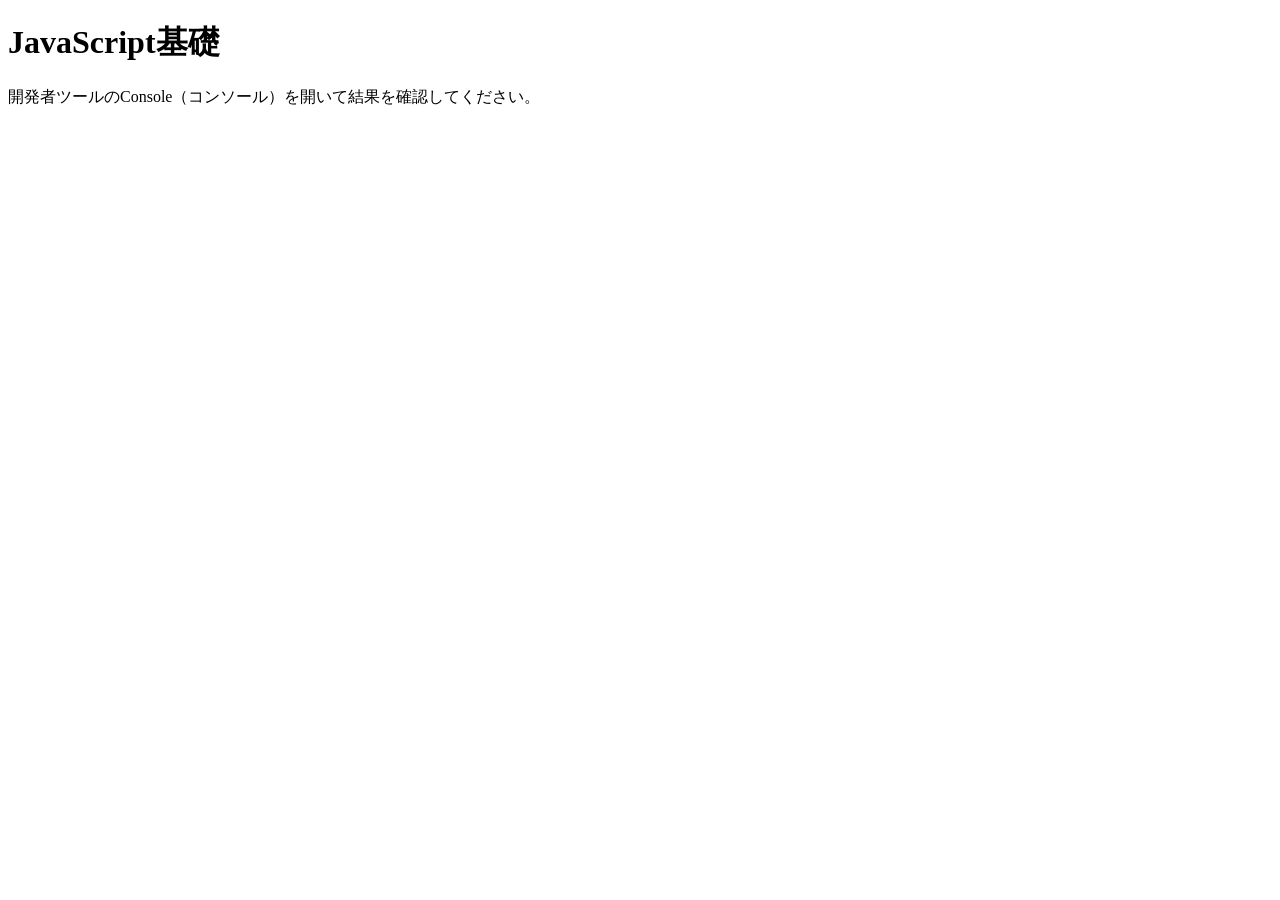
<file: 01_basics/index.html>
<!DOCTYPE html>
<html lang="ja">

<head>
    <meta charset="UTF-8">
    <meta name="viewport" content="width=device-width, initial-scale=1.0">
    <title>01_basics</title>
</head>

<body>
    <h1>JavaScript基礎</h1>
    <p>開発者ツールのConsole（コンソール）を開いて結果を確認してください。</p>
    <script>
        //１行コメント
        /*複
        数行コメント
        */
        console.log('js!', 123);
        console.warn('warn');
        console.error('error');
        console.table(['apple', 'banana']);

        let name;
        console.log(name);
        name = 'minoura';
        console.log(name);

        console.log(6 + 9);
        console.log(10 - 15);
        console.log(3 * 7);
        console.log(10 / 5);
        console.log(7 % 3);// 割った時のあまり
        console.log(3 ** 2);

        let x = 1;
        x = x + 1;

        /*
        x＋１だけでは変数の値は変わらない。
        必ず、計算した結果をだ隠喩数r必要がある
        */
        console.log(x);

        x += 100;
        console.log(x);

        x--;
        console.log(x);

        console.log(typeof x);
        console.log(x + 'px');

        const person = `takagi`;
        const points = 120;
        console.log(`こんにちは、${person}さん。点数は${points}です。`);
    </script>
</body>

</html>
</file>
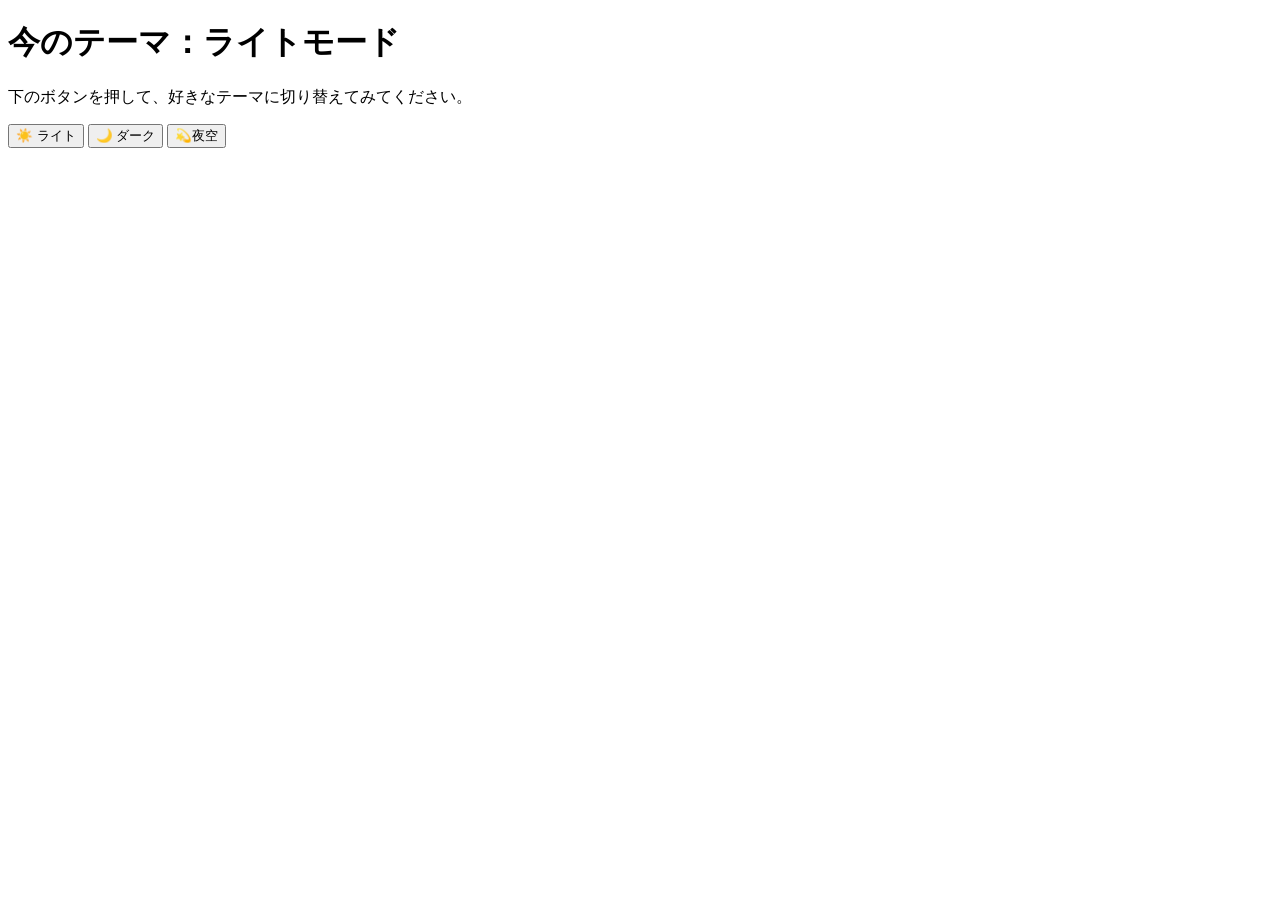
<file: 02_dom/index.html>
<!DOCTYPE html>
<html lang="ja">

<head>
    <meta charset="UTF-8">
    <meta name="viewport" content="width=device-width, initial-scale=1.0">
    <title>02_課題「テーマスイッチャー」</title>
    <script defer src="js/main.js"></script>
</head>

<body>
    <h1 id="theme-title">今のテーマ：ライトモード</h1>
    <p id="theme-desc">下のボタンを押して、好きなテーマに切り替えてみてください。</p>

    <div class="btn-group">
        <button id="btn-light">☀️ ライト</button>
        <button id="btn-dark">🌙 ダーク</button>
        <button id="btn-night">💫夜空</button>
    </div>
</body>

</html>
</file>
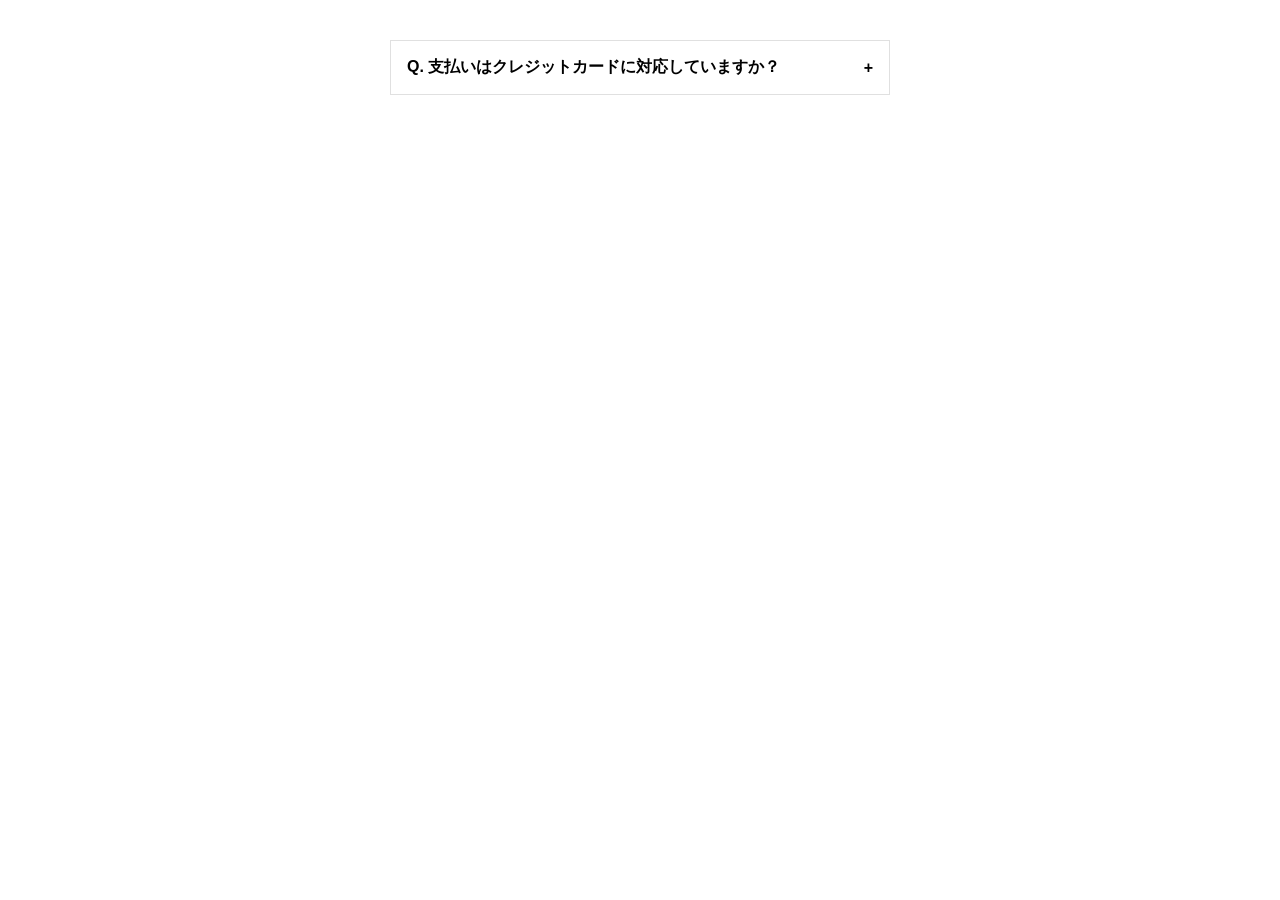
<file: 03_events/accordion/index.html>
<!DOCTYPE html>
<html lang="ja">
<head>
    <meta charset="UTF-8">
    <meta name="viewport" content="width=device-width, initial-scale=1.0">
    <title>ハンバーガーメニュー</title>
    <link rel="stylesheet" href="css/style.css">
    <script defer src="js/main.js"></script>
</head>
<body>
    <div class="accordion">
        <div class="accordion-item">
            <button id="accordion-btn" class="accordion-btn">
                Q. 支払いはクレジットカードに対応していますか？
                <span class="icon">+</span>
            </button>
            <div id="accordion-content" class="accordion-content">
                <p>はい、主要なクレジットカード（Visa, MasterCard, JCBなど）に対応しております。</p>
            </div>
        </div>
    </div>
</body>
</html>
</file>
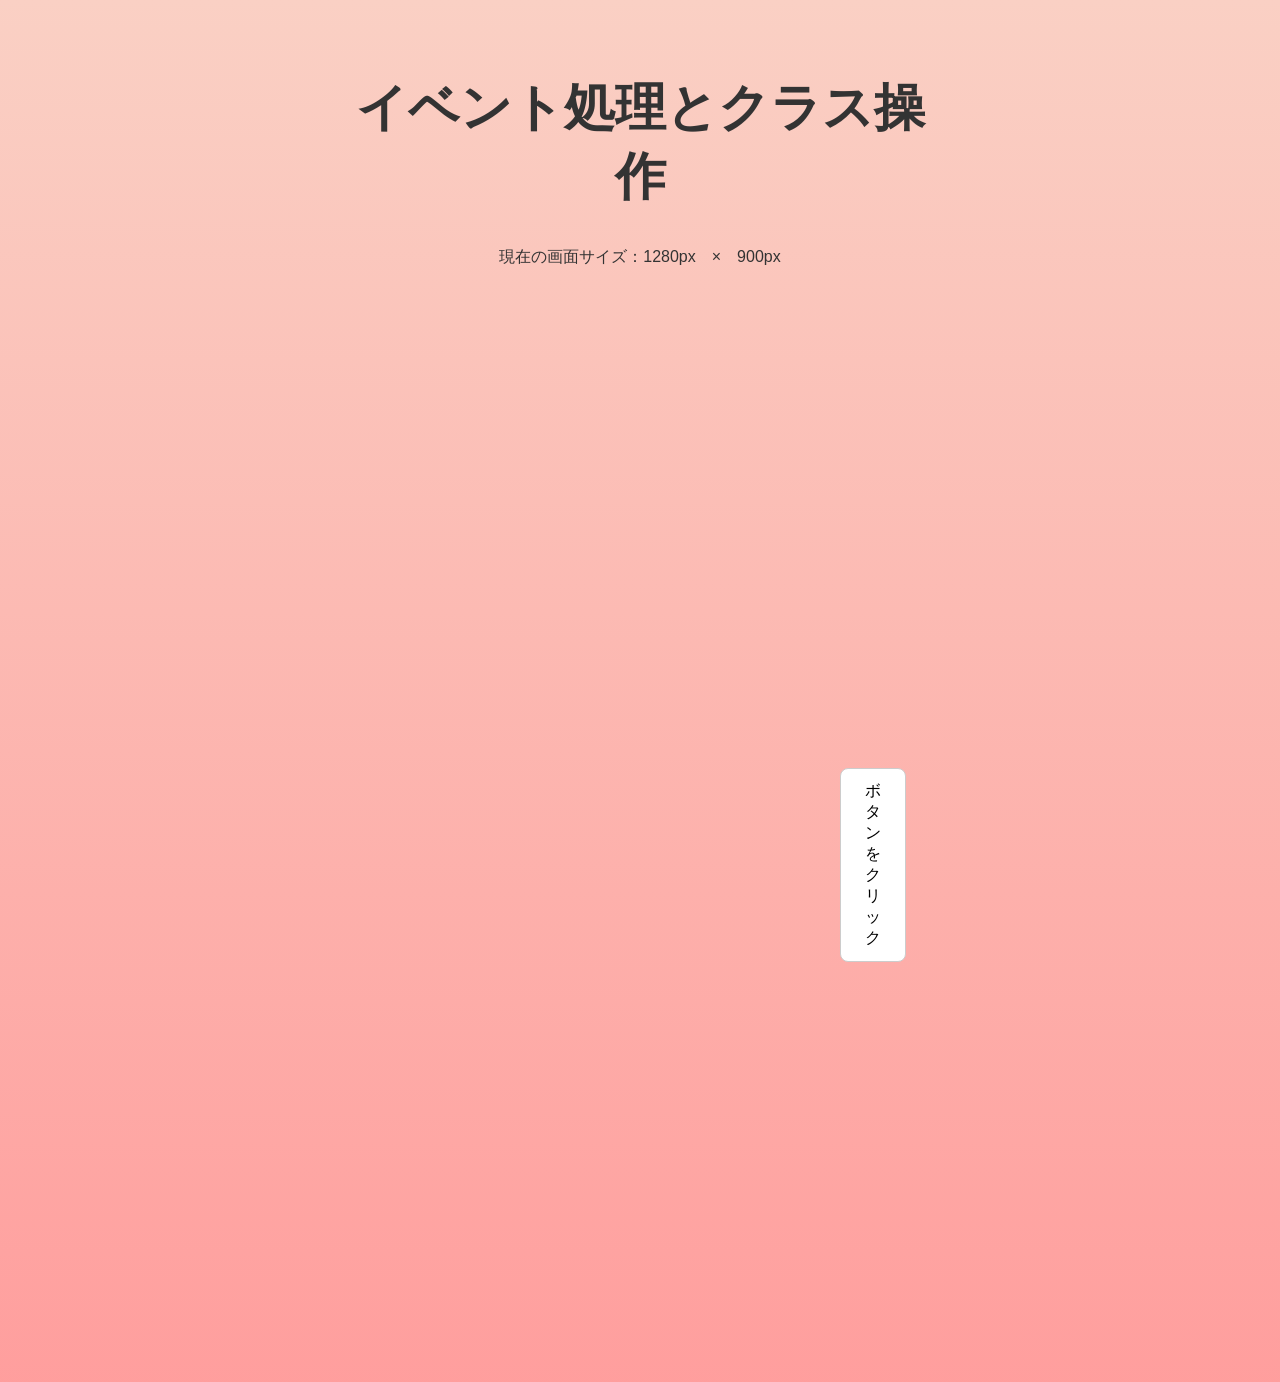
<file: 03_events/sample/index.html>
<!DOCTYPE html>
<html lang="ja">
<head>
    <meta charset="UTF-8">
    <meta name="viewport" content="width=device-width, initial-scale=1.0">
    <title>03_イベント処理とクラス操作</title>
    <link rel="stylesheet" href="css/style.css">
    <script defer src="js/main.js"></script>
</head>
<body>
    <div class="container">
        <h1 id="main-title">イベント処理とクラス操作</h1>
        <div class="size-display">
            現在の画面サイズ：<span id="window-width">0</span>px　×　<span id="window-height">0</span>px
        </div>
        <button id="btn" class="btn">ボタンをクリック</button>
    </div>
</body>
</html>
</file>
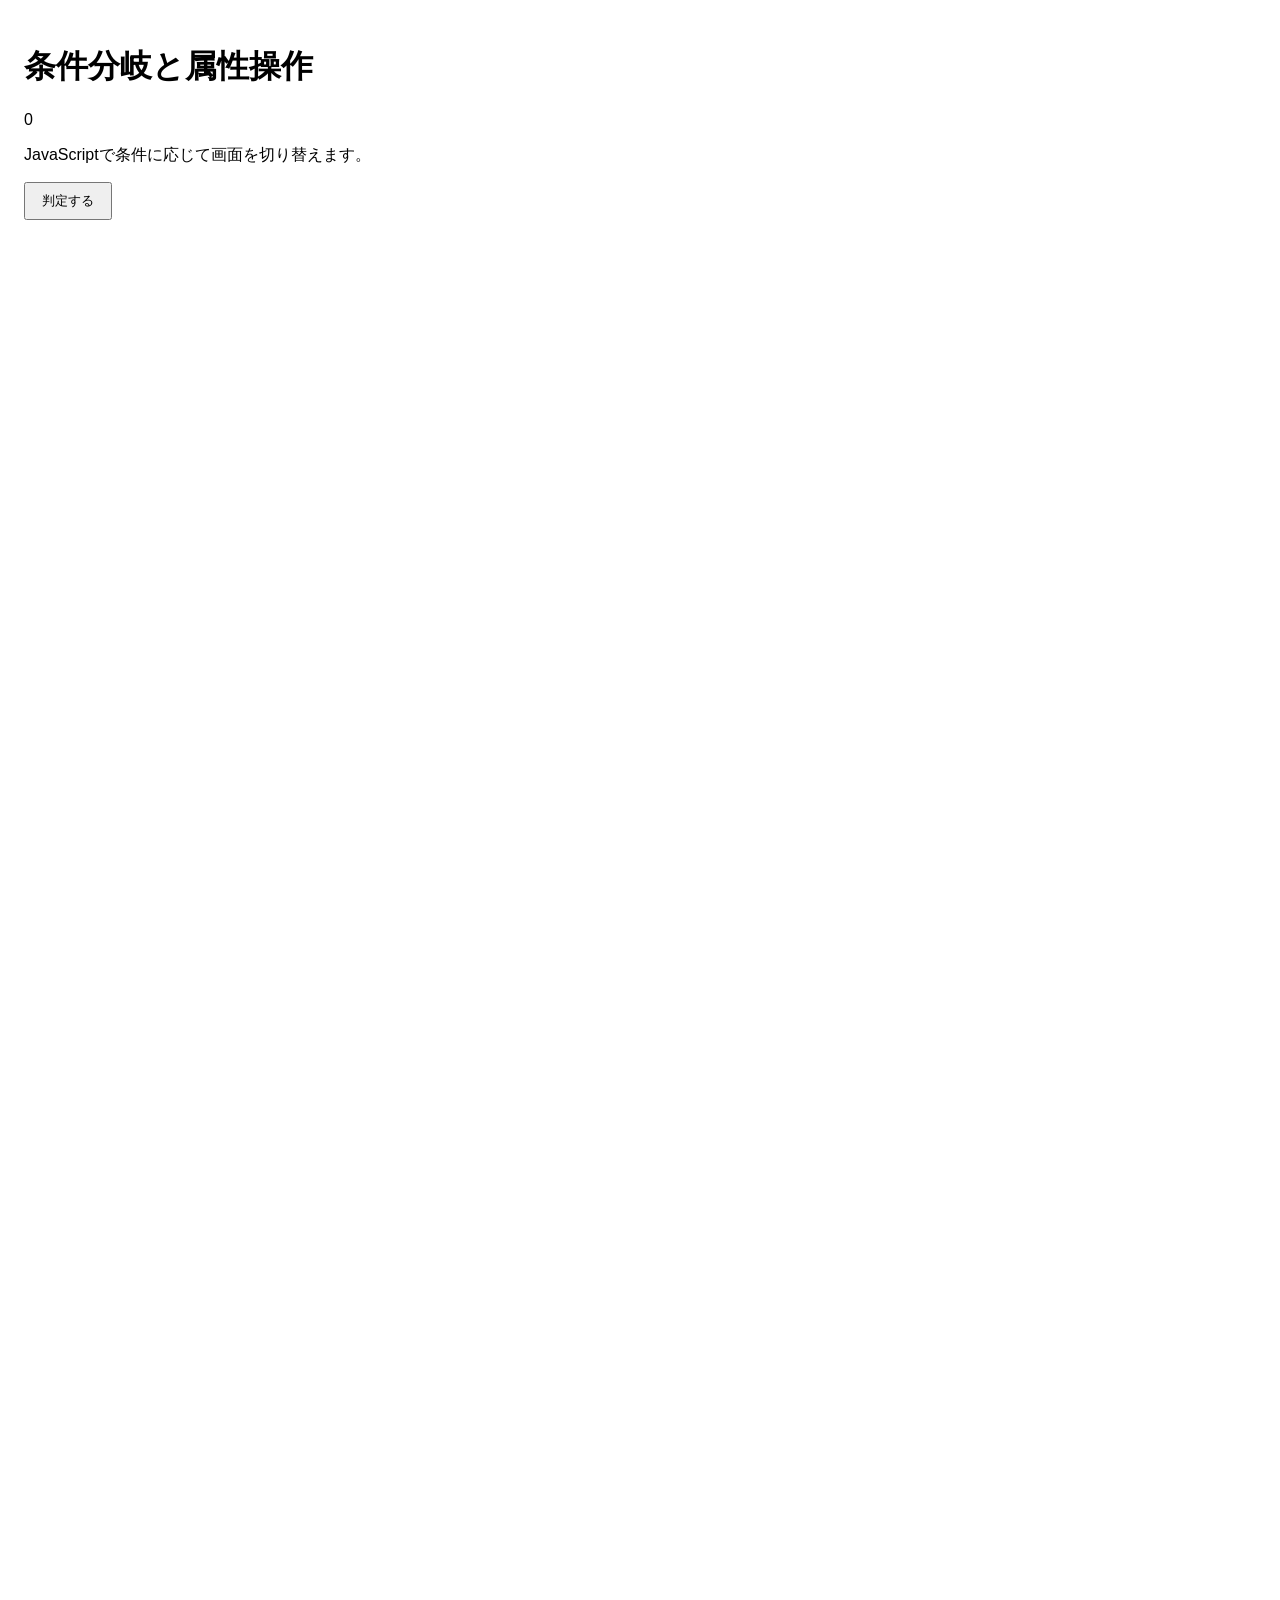
<file: 04_conditions/practice01/index.html>
<!DOCTYPE html>
<html lang="ja">
<head>
    <meta charset="UTF-8">
    <meta name="viewport" content="width=device-width, initial-scale=1.0">
    <title>04_条件分岐</title>
    <link rel="stylesheet" href="css/style.css">
    <script defer src="js/main.js"></script>
</head>
<body>
    <h1 id="main-title">条件分岐と属性操作</h1>
    <p id="count">0</p>
    <p id="message">JavaScriptで条件に応じて画面を切り替えます。</p>
    <button id="btn">判定する</button>
    <button id="page-top" class="page-top">TOP</button>
</body>
</html>
</file>
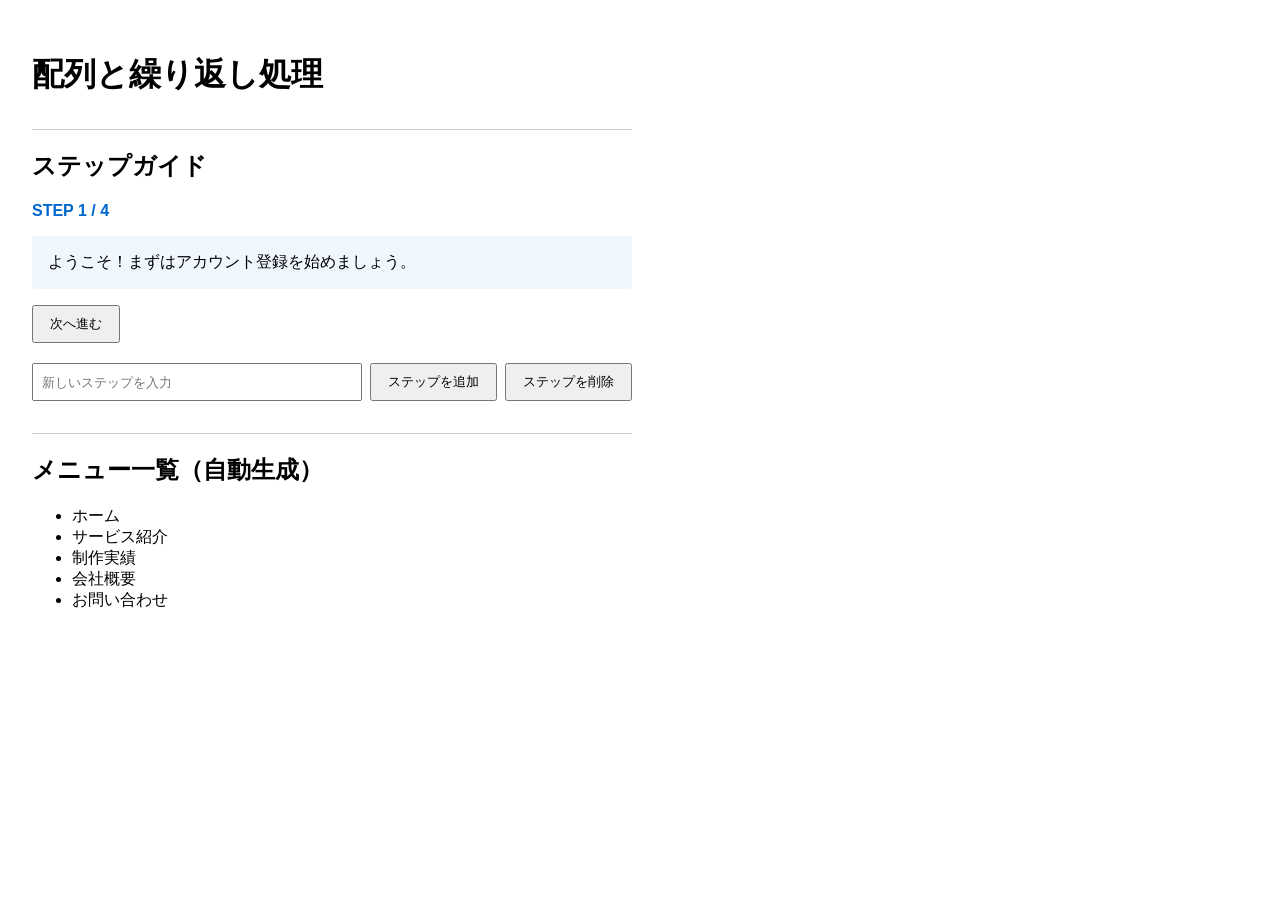
<file: 05_arrays_loops/practice01/index.html>
<!DOCTYPE html>
<html lang="ja">
<head>
    <meta charset="UTF-8">
    <meta name="viewport" content="width=device-width, initial-scale=1.0">
    <title>05_配列と繰り返し処理</title>
    <link rel="stylesheet" href="css/style.css">
    <script defer src="js/main.js"></script>
</head>
<body>
    <h1 id="main-title">配列と繰り返し処理</h1>

    <!-- ステップガイドで使用：ステップメッセージ表示エリア -->
    <section>
        <h2>ステップガイド</h2>
        <p id="step-indicator">STEP 1 / 4</p>
        <p id="step-message">ここにガイドメッセージが表示されます。</p>
        <button id="next-btn">次へ進む</button>

        <!-- pushの練習で使用：ステップ追加フォーム -->
        <div class="add-step-form">
            <input type="text" id="new-step-input" placeholder="新しいステップを入力">
            <button type="button" id="add-btn">ステップを追加</button>
            <button type="button" id="remove-btn">ステップを削除</button>

        </div>
    </section>

    <!-- メニュー一覧自動生成で使用：メニューリスト自動生成エリア -->
    <section>
        <h2>メニュー一覧（自動生成）</h2>
        <ul id="menu-list"></ul>
    </section>
</body>
</html>
</file>
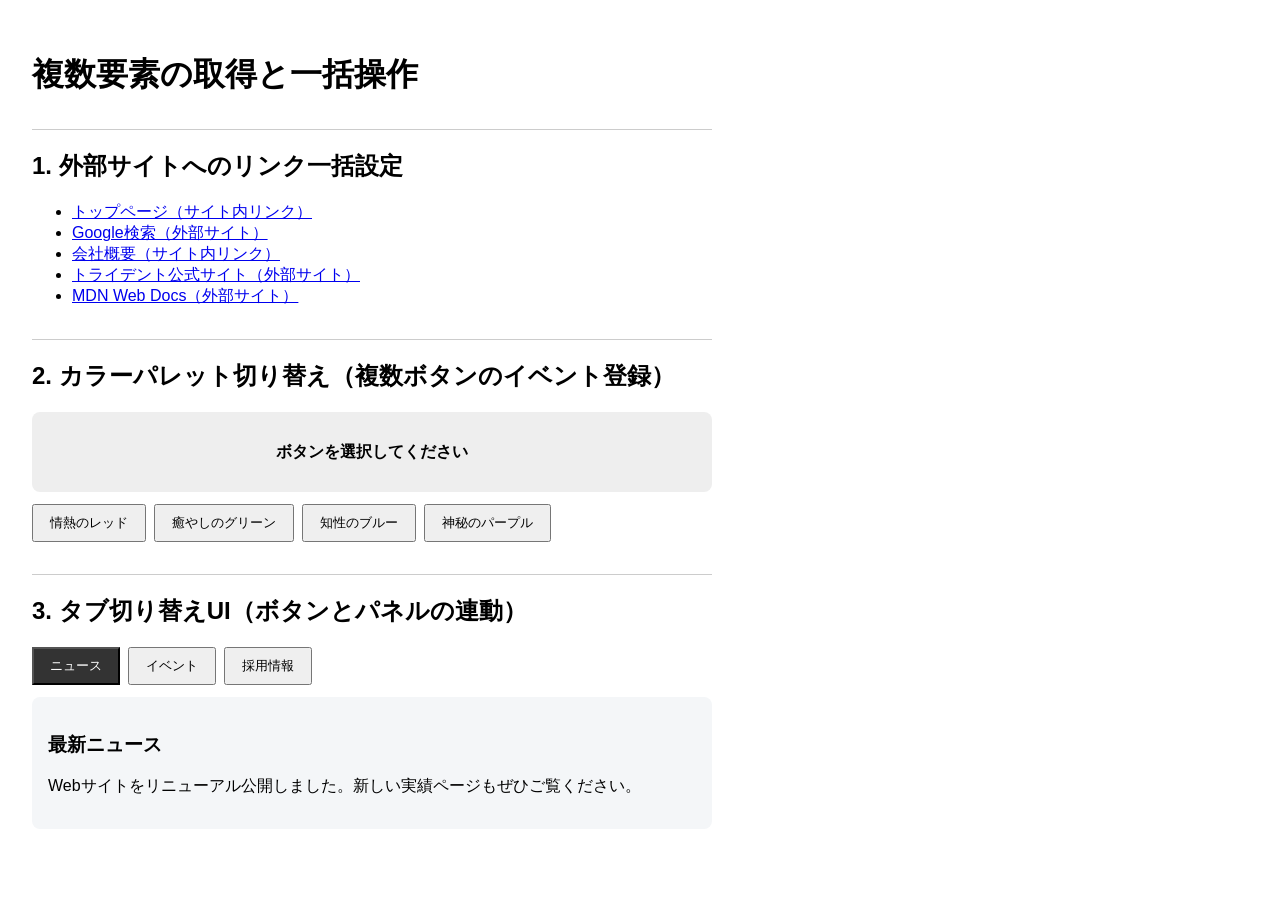
<file: 05_arrays_loops/practice02/index.html>
<!DOCTYPE html>
<html lang="ja">
<head>
    <meta charset="UTF-8">
    <meta name="viewport" content="width=device-width, initial-scale=1.0">
    <title>05_複数要素の一括操作</title>
    <link rel="stylesheet" href="css/style.css">
    <script defer src="js/main.js"></script>
</head>
<body>
    <h1>複数要素の取得と一括操作</h1>

    <!-- 1. 外部リンクの一括設定エリア -->
    <section>
        <h2>1. 外部サイトへのリンク一括設定</h2>
        <ul class="link-list">
            <li><a href="index.html">トップページ（サイト内リンク）</a></li>
            <li><a href="https://www.google.com">Google検索（外部サイト）</a></li>
            <li><a href="about.html">会社概要（サイト内リンク）</a></li>
            <li><a href="https://computer.trident.ac.jp">トライデント公式サイト（外部サイト）</a></li>
            <li><a href="https://developer.mozilla.org/ja/">MDN Web Docs（外部サイト）</a></li>
        </ul>
    </section>

    <!-- 2. カラーパレット切り替えエリア -->
    <section>
        <h2>2. カラーパレット切り替え（複数ボタンのイベント登録）</h2>
        <div id="color-preview" class="color-preview">ボタンを選択してください</div>
        <div class="btn-group">
            <button type="button" class="color-btn">情熱のレッド</button>
            <button type="button" class="color-btn">癒やしのグリーン</button>
            <button type="button" class="color-btn">知性のブルー</button>
            <button type="button" class="color-btn">神秘のパープル</button>
        </div>
    </section>

    <!-- 3. タブ切り替えエリア -->
    <section>
        <h2>3. タブ切り替えUI（ボタンとパネルの連動）</h2>
        <div class="tab-buttons">
            <button type="button" class="tab-btn is-active">ニュース</button>
            <button type="button" class="tab-btn">イベント</button>
            <button type="button" class="tab-btn">採用情報</button>
        </div>

        <div class="tab-contents">
            <div class="tab-panel is-active">
                <h3>最新ニュース</h3>
                <p>Webサイトをリニューアル公開しました。新しい実績ページもぜひご覧ください。</p>
            </div>
            <div class="tab-panel">
                <h3>イベント情報</h3>
                <p>春のオープンキャンパス＆Webデザイン体験授業を来月開催します。</p>
            </div>
            <div class="tab-panel">
                <h3>採用情報</h3>
                <p>2027年度 新卒Webデザイナー・フロントエンドエンジニアの募集要項を公開しました。</p>
            </div>
        </div>
    </section>
</body>
</html>
</file>
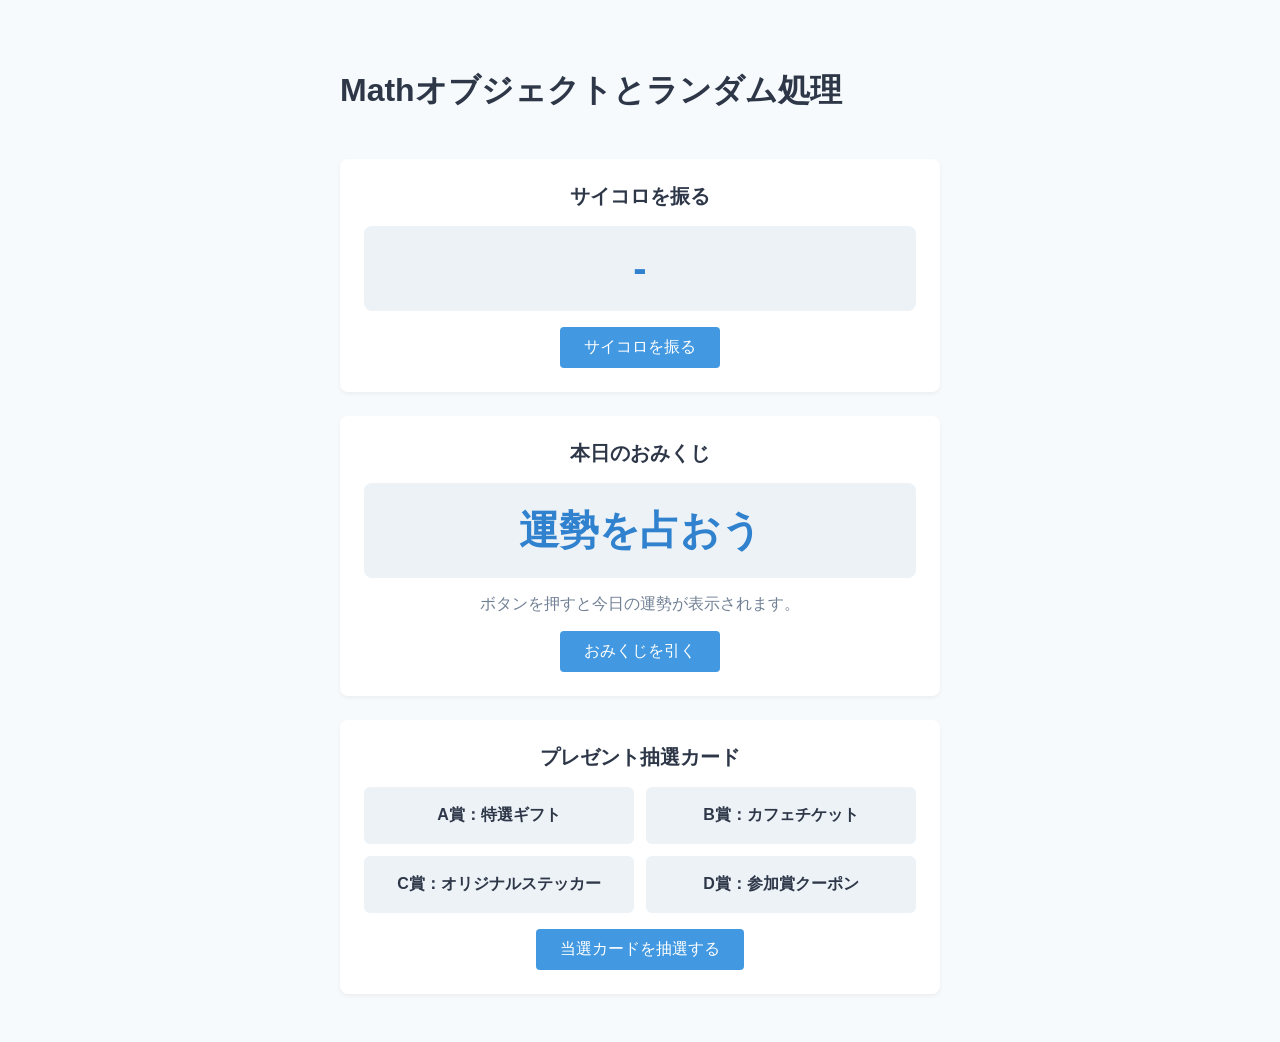
<file: 06_math_random/practice01/index.html>
<!DOCTYPE html>
<html lang="ja">
<head>
    <meta charset="UTF-8">
    <meta name="viewport" content="width=device-width, initial-scale=1.0">
    <title>06_ループの応用とMathオブジェクト</title>
    <link rel="stylesheet" href="css/style.css">
    <script defer src="js/main.js"></script>
</head>
<body>
    <div class="container">
        <h1>Mathオブジェクトとランダム処理</h1>

        <!-- 演習1：サイコロシミュレーター -->
        <section class="demo-box">
            <h2>サイコロを振る</h2>
            <div id="dice-result" class="result-display">-</div>
            <button type="button" id="roll-dice-btn" class="action-btn">サイコロを振る</button>
        </section>

        <!-- 演習2：おみくじUI -->
        <section class="demo-box">
            <h2>本日のおみくじ</h2>
            <div id="omikuji-result" class="result-display">運勢を占おう</div>
            <p id="omikuji-message" class="sub-message">ボタンを押すと今日の運勢が表示されます。</p>
            <button type="button" id="omikuji-btn" class="action-btn">おみくじを引く</button>
        </section>

        <!-- 演習3：ランダム当選カード（querySelectorAll × 排他制御） -->
        <section class="demo-box">
            <h2>プレゼント抽選カード</h2>
            <div class="card-grid">
                <div class="card">A賞：特選ギフト</div>
                <div class="card">B賞：カフェチケット</div>
                <div class="card">C賞：オリジナルステッカー</div>
                <div class="card">D賞：参加賞クーポン</div>
            </div>
            <button type="button" id="draw-card-btn" class="action-btn">当選カードを抽選する</button>
        </section>
    </div>
</body>
</html>
</file>
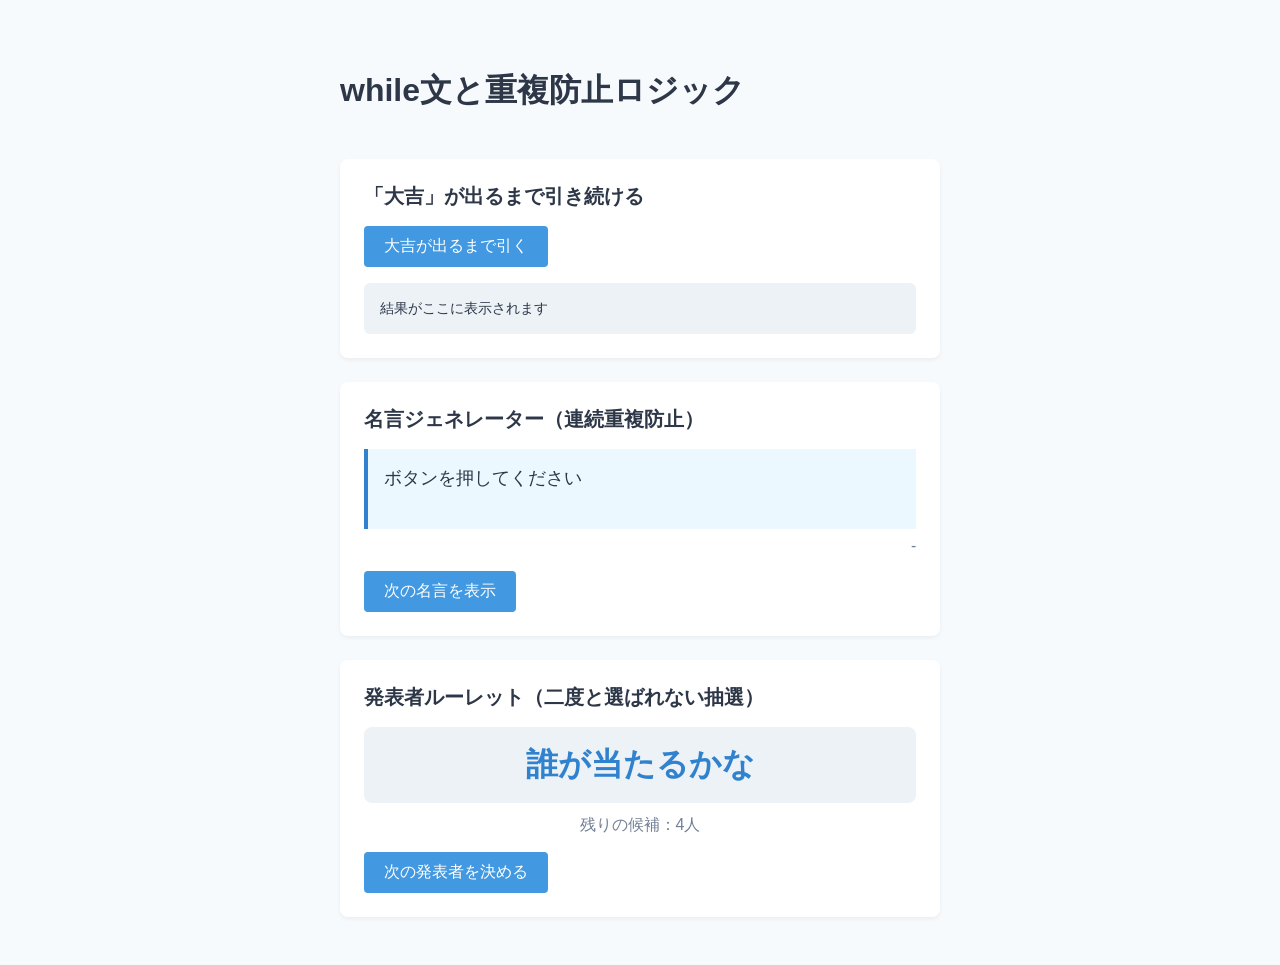
<file: 06_math_random/practice02/index.html>
<!DOCTYPE html>
<html lang="ja">
<head>
    <meta charset="UTF-8">
    <meta name="viewport" content="width=device-width, initial-scale=1.0">
    <title>06_while文と重複防止ロジック</title>
    <link rel="stylesheet" href="css/style.css">
    <script defer src="js/main.js"></script>
</head>
<body>
    <div class="container">
        <h1>while文と重複防止ロジック</h1>

        <!-- 演習1：目標が出るまで回すシミュレーター -->
        <section class="demo-box">
            <h2>「大吉」が出るまで引き続ける</h2>
            <button type="button" id="draw-until-btn" class="action-btn">大吉が出るまで引く</button>
            <div id="draw-log" class="log-area">結果がここに表示されます</div>
        </section>

        <!-- 演習2：連続重複防止メッセージ -->
        <section class="demo-box">
            <h2>名言ジェネレーター（連続重複防止）</h2>
            <blockquote id="quote-text" class="quote-display">ボタンを押してください</blockquote>
            <p id="quote-author" class="quote-author">-</p>
            <button type="button" id="quote-btn" class="action-btn">次の名言を表示</button>
        </section>

        <!-- 演習3：発表者ルーレット（二度と選ばれない抽選） -->
        <section class="demo-box">
            <h2>発表者ルーレット（二度と選ばれない抽選）</h2>
            <div id="presenter-result" class="result-display">誰が当たるかな</div>
            <p id="remaining-count" class="sub-message">残りの候補：4人</p>
            <button type="button" id="presenter-btn" class="action-btn">次の発表者を決める</button>
        </section>
    </div>
</body>
</html>
</file>
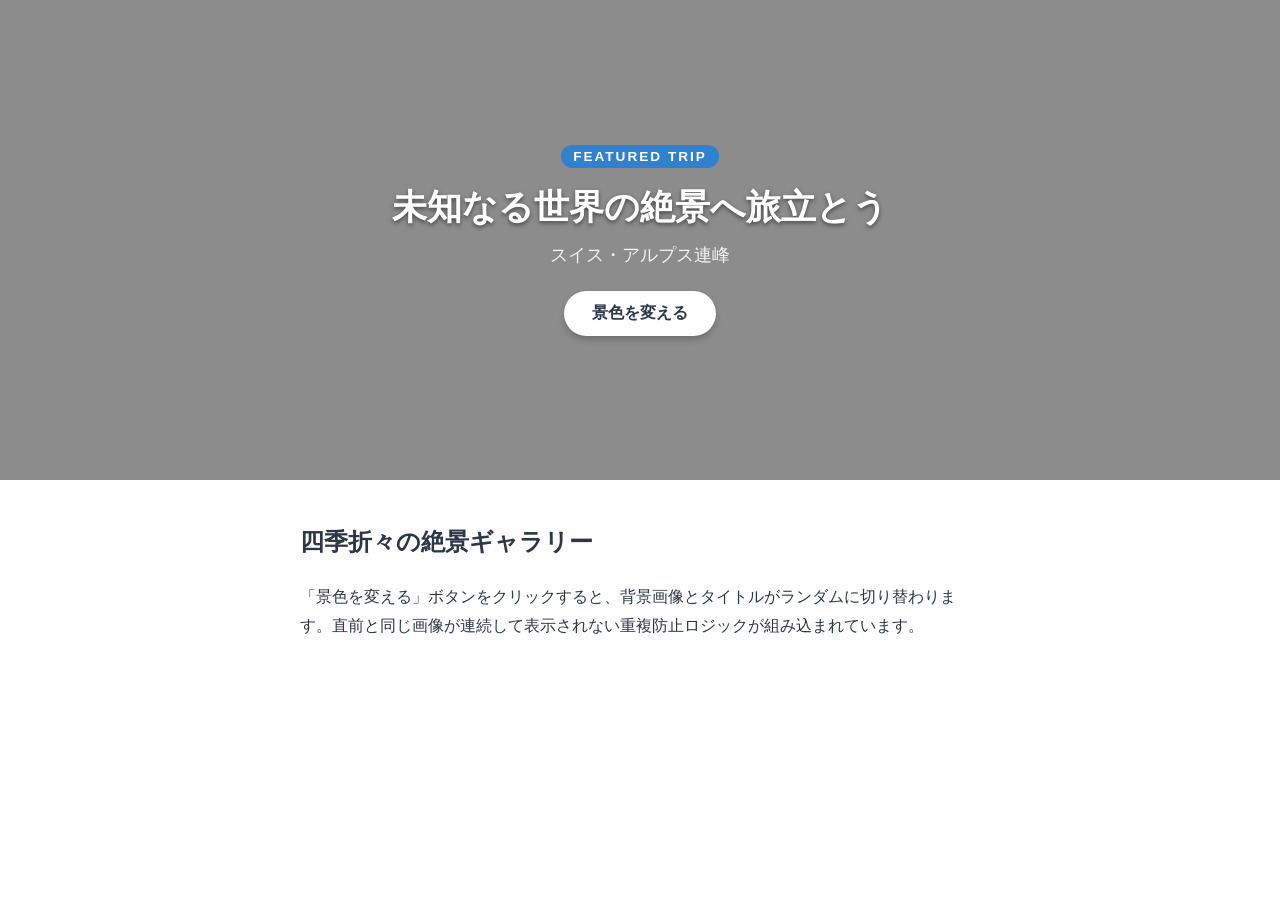
<file: 06_math_random/randomHero/index.html>
<!DOCTYPE html>
<html lang="ja">
<head>
    <meta charset="UTF-8">
    <meta name="viewport" content="width=device-width, initial-scale=1.0">
    <title>06_課題：ランダムヒーローセクション</title>
    <link rel="stylesheet" href="css/style.css">
    <script defer src="js/main.js"></script>
</head>
<body>
    <!-- ヒーローヘッダーエリア -->
    <header id="hero-header" class="hero-header">
        <div class="hero-overlay"></div>
        <div class="hero-content">
            <span id="hero-tag" class="hero-tag">FEATURED TRIP</span>
            <h1 id="hero-title">未知なる世界の絶景へ旅立とう</h1>
            <p id="hero-location" class="hero-location">スイス・アルプス連峰</p>
            <button type="button" id="change-bg-btn" class="hero-btn">景色を変える</button>
        </div>
    </header>

    <!-- 補足コンテンツエリア -->
    <main class="main-content">
        <h2>四季折々の絶景ギャラリー</h2>
        <p>「景色を変える」ボタンをクリックすると、背景画像とタイトルがランダムに切り替わります。直前と同じ画像が連続して表示されない重複防止ロジックが組み込まれています。</p>
    </main>
</body>
</html>
</file>
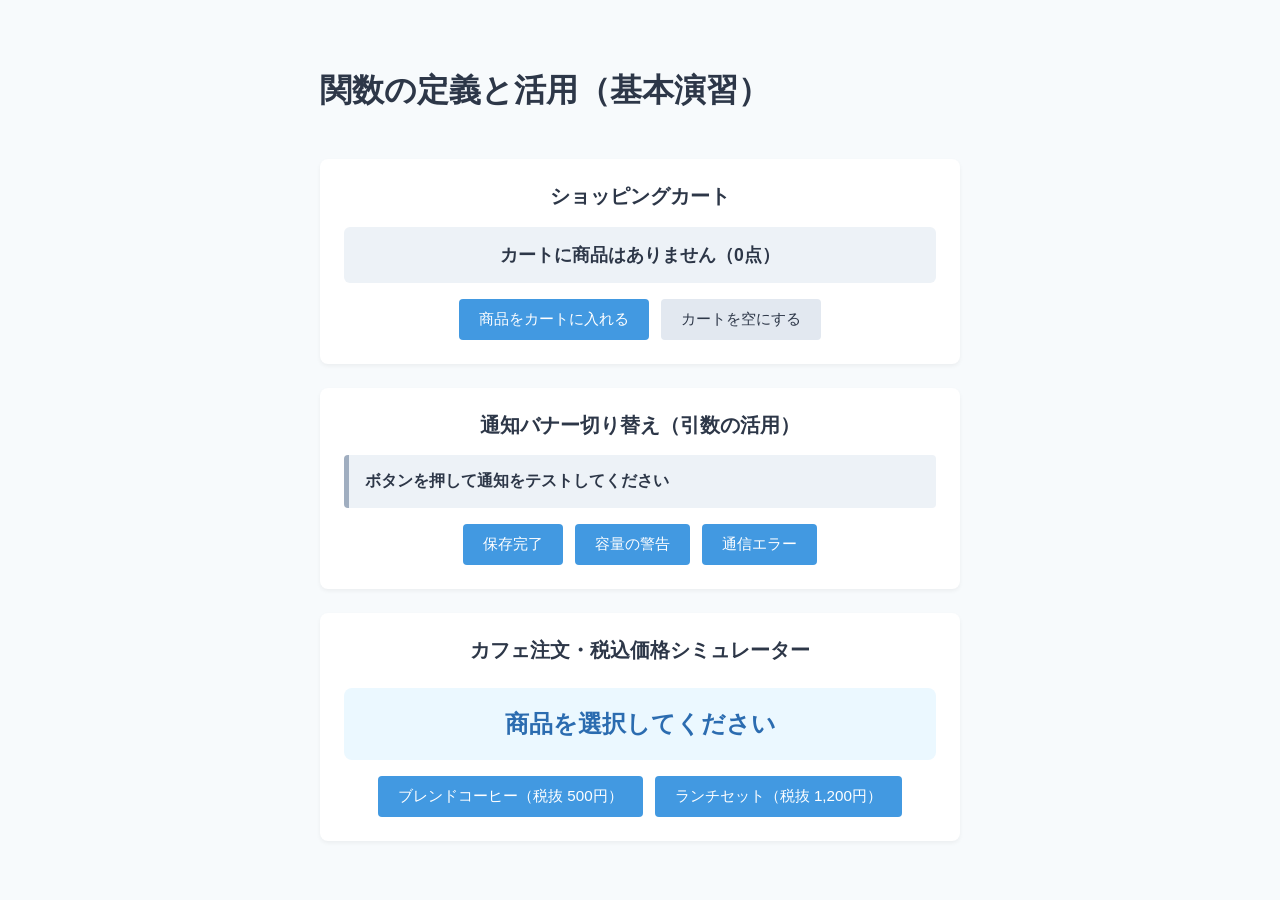
<file: 07_functions/pracctice01/index.html>
<!DOCTYPE html>
<html lang="ja">
<head>
    <meta charset="UTF-8">
    <meta name="viewport" content="width=device-width, initial-scale=1.0">
    <title>07_関数の定義と活用</title>
    <link rel="stylesheet" href="css/style.css">
    <script defer src="js/main.js"></script>
</head>
<body>
    <div class="container">
        <h1>関数の定義と活用（基本演習）</h1>

        <!-- 演習1：引数なしの関数（ショッピングカートの初期化・リセット） -->
        <section class="demo-box">
            <h2>ショッピングカート</h2>
            <p id="cart-display" class="cart-box">読み込み中...</p>
            <div class="btn-group">
                <button type="button" id="add-cart-btn" class="action-btn">商品をカートに入れる</button>
                <button type="button" id="clear-cart-btn" class="sub-btn">カートを空にする</button>
            </div>
        </section>

        <!-- 演習2：引数ありの関数（通知バナーの切り替え） -->
        <section class="demo-box">
            <h2>通知バナー切り替え（引数の活用）</h2>
            <div id="alert-banner" class="alert-banner">ボタンを押して通知をテストしてください</div>
            <div class="btn-group">
                <button type="button" id="success-btn" class="action-btn">保存完了</button>
                <button type="button" id="warning-btn" class="action-btn">容量の警告</button>
                <button type="button" id="error-btn" class="action-btn">通信エラー</button>
            </div>
        </section>

        <!-- 演習3：戻り値（return）の活用（税込価格シミュレーター） -->
        <section class="demo-box">
            <h2>カフェ注文・税込価格シミュレーター</h2>
            <p id="price-result" class="result-display">商品を選択してください</p>
            <div class="btn-group">
                <button type="button" id="coffee-btn" class="action-btn">ブレンドコーヒー（税抜 500円）</button>
                <button type="button" id="lunch-btn" class="action-btn">ランチセット（税抜 1,200円）</button>
            </div>
        </section>
    </div>
</body>
</html>
</file>
<file: 03_events/accordion/css/style.css>
@charset "UTF-8";

.accordion {
    max-width: 500px;
    margin: 40px auto;
}

.accordion-btn {
    width: 100%;
    padding: 16px;
    text-align: left;
    background-color: #ffffff;
    border: 1px solid #e0e0e0;
    cursor: pointer;
    display: flex;
    justify-content: space-between;
    align-items: center;
    font-size: 16px;
    font-weight: bold;
}

.accordion-content {
    display: none;
    /* 初期状態は非表示 */
    padding: 16px;
    background-color: #f9f9f9;
    border: 1px solid #e0e0e0;
    border-top: none;
}

.accordion-btn .icon {
    transition: 0.3s;
}

.accordion-btn.is-open .icon {
    transform: scale(2.0) rotate(405deg);
}

.accordion-content.is-open {
    display: inline-block;
}
</file>
<file: 03_events/sample/css/style.css>
@charset "UTF-8";

body {
    margin: 0;
    padding: 40px 20px;
    font-family: sans-serif;
    background-color: #f4f6f8;
    color: #333333;
}

.container {
    max-width: 600px;
    margin: 0 auto;
    text-align: center;
}

.btn {
    margin: 500px;
    padding: 12px 24px;
    font-size: 16px;
    border: 1px solid #cccccc;
    border-radius: 8px;
    background-color: #ffffff;
    cursor: pointer;
    transition: all 0.3s ease;
}

.btn:hover {
    opacity: 0.8;
}

.btn .is-active {
    background-color: #0066cc;
    color: #ffffff;
}
</file>
<file: 04_conditions/practice01/css/style.css>
@charset "UTF-8";

body {
    margin: 0;
    padding: 24px;
    font-family: sans-serif;
    max-width: 600px;
}

button {
    padding: 8px 16px;
    cursor: pointer;
}

/* トップへ戻るボタン（初期状態は非表示） */
.page-top {
    position: fixed;
    right: 24px;
    bottom: 24px;
    padding: 14px 20px;
    font-size: 14px;
    font-weight: bold;
    border: none;
    border-radius: 50px;
    background-color: #333333;
    color: #ffffff;
    cursor: pointer;
    opacity: 0;
    visibility: hidden;
    transition: opacity 0.3s ease, visibility 0.3s ease;
    box-shadow: 0 4px 12px rgba(0, 0, 0, 0.15);
}

.page-top:hover {
    background-color: #555555;
}

/* 300px以上スクロールしたときの状態（状態クラス） */
.page-top.is-active {
    opacity: 1;
    visibility: visible;
}

/* ページをスクロールできるように一時的に余白を持たせる */
#btn {
    margin-bottom: 2000px;
    /* スクロール用の大きな余白 */
}
</file>
<file: 05_arrays_loops/practice01/css/style.css>
@charset "UTF-8";

body {
    padding: 24px;
    font-family: sans-serif;
    max-width: 600px;
}

section {
    margin-top: 32px;
    border-top: 1px solid #ccc;
}

#step-indicator {
    font-weight: bold;
    color: #0066cc;
}

#step-message {
    padding: 16px;
    background-color: #f0f7ff;
    border-radius: 4px;
}

button {
    padding: 8px 16px;
    cursor: pointer;
}

.add-step-form {
    margin-top: 20px;
    display: flex;
    gap: 8px;
}

input {
    padding: 8px;
    flex: 1;
}
</file>
<file: 05_arrays_loops/practice02/css/style.css>
@charset "UTF-8";

body {
    padding: 24px;
    font-family: sans-serif;
    max-width: 680px;
}

section {
    margin-top: 32px;
    border-top: 1px solid #ccc;
}

.color-preview {
    height: 80px;
    background: #eee;
    display: grid;
    place-items: center;
    font-weight: bold;
    border-radius: 8px;
    margin-bottom: 12px;
}

.btn-group,
.tab-buttons {
    display: flex;
    gap: 8px;
    flex-wrap: wrap;
}

button {
    padding: 8px 16px;
    cursor: pointer;
}

button.is-active {
    background: #333;
    color: #fff;
}

.tab-panel {
    display: none;
    margin-top: 12px;
    padding: 16px;
    background: #f4f6f8;
    border-radius: 8px;
}

.tab-panel.is-active {
    display: block;
}
</file>
<file: 06_math_random/practice01/css/style.css>
@charset "UTF-8";

* {
    box-sizing: border-box;
}

body {
    font-family: sans-serif;
    padding: 40px 20px;
    background-color: #f7fafc;
    color: #2d3748;
}

.container {
    max-width: 600px;
    margin: 0 auto;
    display: flex;
    flex-direction: column;
    gap: 24px;
}

.demo-box {
    background: #ffffff;
    padding: 24px;
    border-radius: 8px;
    box-shadow: 0 2px 4px rgba(0, 0, 0, 0.05);
    text-align: center;
}

.demo-box h2 {
    margin-top: 0;
    margin-bottom: 16px;
    font-size: 1.25rem;
}

.result-display {
    font-size: 2.5rem;
    font-weight: bold;
    padding: 20px;
    background-color: #edf2f7;
    border-radius: 8px;
    margin-bottom: 16px;
    color: #3182ce;
}

.sub-message {
    margin-top: 0;
    margin-bottom: 16px;
    color: #718096;
}

.action-btn {
    padding: 10px 24px;
    background-color: #4299e1;
    color: #ffffff;
    border: none;
    border-radius: 4px;
    font-size: 1rem;
    cursor: pointer;
}

.action-btn:hover {
    background-color: #3182ce;
}

/* 演習3：カードグリッドとアクティブ状態 */
.card-grid {
    display: grid;
    grid-template-columns: repeat(2, 1fr);
    gap: 12px;
    margin-bottom: 16px;
}

.card {
    padding: 16px;
    background-color: #edf2f7;
    border-radius: 6px;
    font-weight: bold;
    border: 2px solid transparent;
    transition: all 0.2s ease;
}

.card.is-active {
    background-color: #ebf8ff;
    border-color: #3182ce;
    color: #2b6cb0;
    box-shadow: 0 0 10px rgba(49, 130, 206, 0.3);
}
</file>
<file: 06_math_random/practice02/css/style.css>
@charset "UTF-8";

* {
    box-sizing: border-box;
}

body {
    font-family: sans-serif;
    padding: 40px 20px;
    background-color: #f7fafc;
    color: #2d3748;
}

.container {
    max-width: 600px;
    margin: 0 auto;
    display: flex;
    flex-direction: column;
    gap: 24px;
}

.demo-box {
    background: #ffffff;
    padding: 24px;
    border-radius: 8px;
    box-shadow: 0 2px 4px rgba(0, 0, 0, 0.05);
}

.demo-box h2 {
    margin-top: 0;
    margin-bottom: 16px;
    font-size: 1.25rem;
}

.action-btn {
    padding: 10px 20px;
    background-color: #4299e1;
    color: #ffffff;
    border: none;
    border-radius: 4px;
    font-size: 1rem;
    cursor: pointer;
}

.action-btn:hover {
    background-color: #3182ce;
}

.action-btn:disabled {
    opacity: 0.5;
    cursor: not-allowed;
}

.result-display {
    font-size: 2rem;
    font-weight: bold;
    padding: 16px;
    background-color: #edf2f7;
    border-radius: 8px;
    margin-bottom: 12px;
    color: #3182ce;
    text-align: center;
}

.sub-message {
    margin-top: 0;
    margin-bottom: 16px;
    color: #718096;
    text-align: center;
}

.log-area {
    margin-top: 16px;
    padding: 16px;
    background-color: #edf2f7;
    border-radius: 6px;
    font-family: monospace;
    font-size: 0.9rem;
    max-height: 180px;
    overflow-y: auto;
    text-align: left;
}

.quote-display {
    margin: 16px 0 8px;
    padding: 16px;
    background-color: #ebf8ff;
    border-left: 4px solid #3182ce;
    font-size: 1.15rem;
    font-weight: 500;
    min-height: 80px;
}

.quote-author {
    text-align: right;
    color: #718096;
    font-style: italic;
    margin-top: 0;
    margin-bottom: 16px;
}
</file>
<file: 06_math_random/randomHero/css/style.css>
@charset "UTF-8";

* {
    box-sizing: border-box;
}

body {
    margin: 0;
    font-family: sans-serif;
    color: #2d3748;
}

/* ヒーローセクション全体 */
.hero-header {
    position: relative;
    min-height: 480px;
    display: flex;
    align-items: center;
    justify-content: center;
    background-size: cover;
    background-position: center;
    background-repeat: no-repeat;
    transition: background-image 0.5s ease-in-out;
}

/* 写真の上の黒グラデーション（文字を読みやすくするオーバーレイ） */
.hero-overlay {
    position: absolute;
    top: 0;
    left: 0;
    width: 100%;
    height: 100%;
    background: rgba(0, 0, 0, 0.45);
}

/* ヒーロー内のテキスト群 */
.hero-content {
    position: relative;
    z-index: 1;
    text-align: center;
    color: #ffffff;
    padding: 24px;
    max-width: 720px;
}

.hero-tag {
    display: inline-block;
    font-size: 0.85rem;
    letter-spacing: 2px;
    background-color: #3182ce;
    padding: 4px 12px;
    border-radius: 20px;
    margin-bottom: 16px;
    font-weight: bold;
}

.hero-content h1 {
    font-size: 2.2rem;
    margin: 0 0 12px;
    text-shadow: 0 2px 4px rgba(0, 0, 0, 0.5);
}

.hero-location {
    font-size: 1.1rem;
    margin: 0 0 24px;
    opacity: 0.9;
}

.hero-btn {
    padding: 12px 28px;
    font-size: 1rem;
    font-weight: bold;
    color: #2d3748;
    background-color: #ffffff;
    border: none;
    border-radius: 30px;
    cursor: pointer;
    box-shadow: 0 4px 6px rgba(0, 0, 0, 0.2);
    transition: transform 0.2s, background-color 0.2s;
}

.hero-btn:hover {
    background-color: #edf2f7;
    transform: translateY(-2px);
}

/* 本文エリア */
.main-content {
    max-width: 720px;
    margin: 40px auto;
    padding: 0 20px;
    line-height: 1.8;
}
</file>
<file: 07_functions/pracctice01/css/style.css>
@charset "UTF-8";

* {
    box-sizing: border-box;
}

body {
    font-family: sans-serif;
    padding: 40px 20px;
    background-color: #f7fafc;
    color: #2d3748;
}

.container {
    max-width: 640px;
    margin: 0 auto;
    display: flex;
    flex-direction: column;
    gap: 24px;
}

.demo-box {
    background: #ffffff;
    padding: 24px;
    border-radius: 8px;
    box-shadow: 0 2px 4px rgba(0, 0, 0, 0.05);
    text-align: center;
}

.demo-box h2 {
    margin-top: 0;
    margin-bottom: 16px;
    font-size: 1.25rem;
}

.btn-group {
    display: flex;
    justify-content: center;
    flex-wrap: wrap;
    gap: 12px;
}

.action-btn {
    padding: 10px 20px;
    background-color: #4299e1;
    color: #ffffff;
    border: none;
    border-radius: 4px;
    font-size: 0.95rem;
    cursor: pointer;
}

.action-btn:hover {
    background-color: #3182ce;
}

.sub-btn {
    padding: 10px 20px;
    background-color: #e2e8f0;
    color: #2d3748;
    border: none;
    border-radius: 4px;
    font-size: 0.95rem;
    cursor: pointer;
}

.sub-btn:hover {
    background-color: #cbd5e0;
}

/* 演習1：ショッピングカート表示 */
.cart-box {
    padding: 16px;
    background-color: #edf2f7;
    border-radius: 6px;
    font-weight: bold;
    font-size: 1.1rem;
    margin-bottom: 16px;
}

.cart-box.has-item {
    background-color: #ebf8ff;
    color: #2b6cb0;
}

/* 演習2：通知バナー */
.alert-banner {
    padding: 16px;
    background-color: #edf2f7;
    border-left: 5px solid #a0aec0;
    border-radius: 4px;
    font-weight: bold;
    margin-bottom: 16px;
    text-align: left;
}

.alert-banner.is-success {
    background-color: #f0fff4;
    border-left-color: #38a169;
    color: #276749;
}

.alert-banner.is-warning {
    background-color: #fffff0;
    border-left-color: #d69e2e;
    color: #975a16;
}

.alert-banner.is-error {
    background-color: #fff5f5;
    border-left-color: #e53e3e;
    color: #9b2c2c;
}

/* 演習3：計算結果表示 */
.result-display {
    font-size: 1.5rem;
    font-weight: bold;
    padding: 20px;
    background-color: #ebf8ff;
    border-radius: 8px;
    margin-bottom: 16px;
    color: #2b6cb0;
}
</file>
